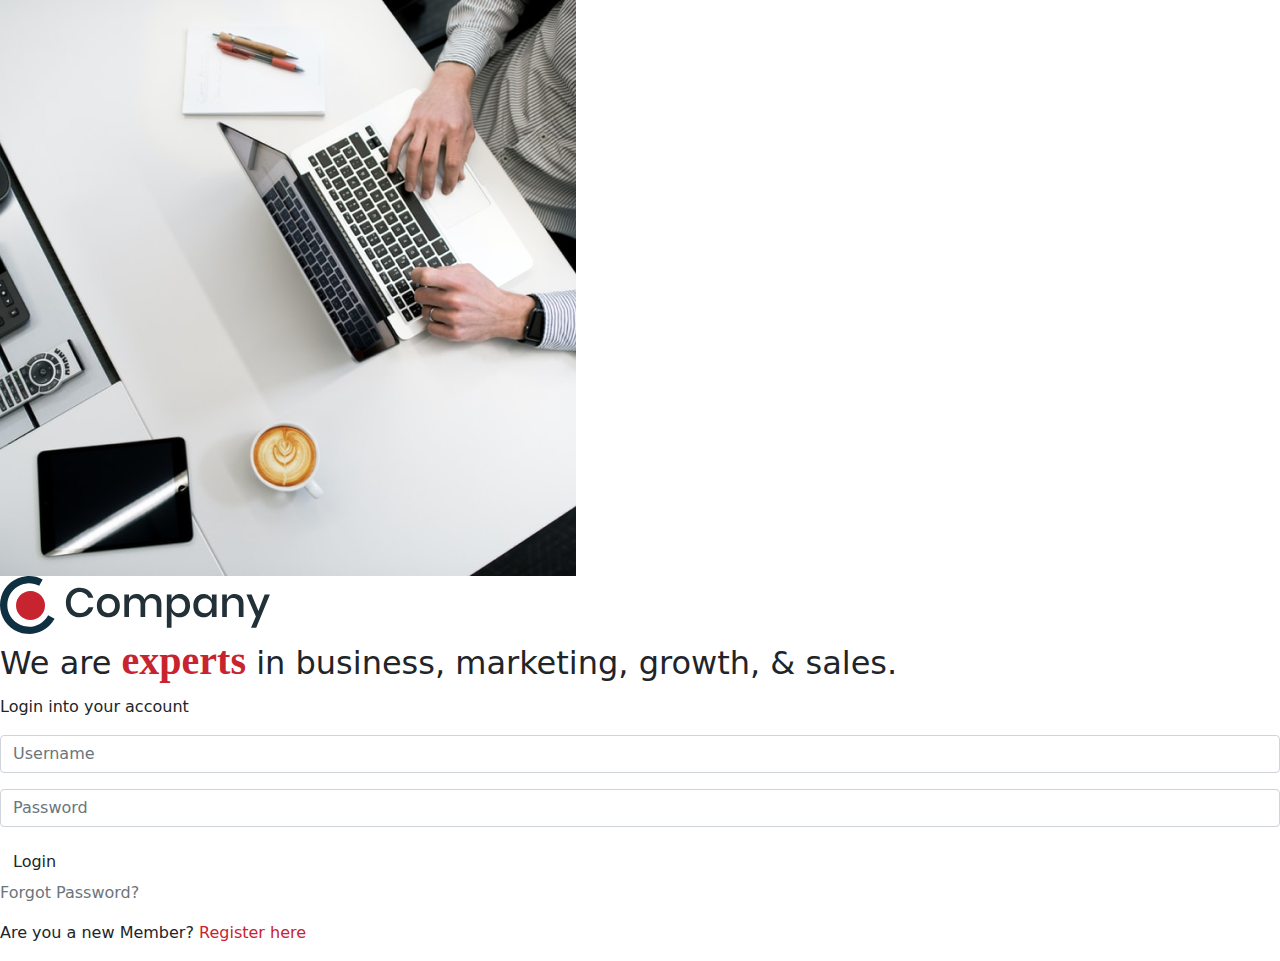
<file: HTML Training Assignment/index.html>
<!DOCTYPE html>
<html lang="en">

<head>
    <meta charset="UTF-8">
    <meta name="viewport" content="width=device-width, initial-scale=1.0">
    <title>Login Page</title>
    <link rel="stylesheet" href="css\style.css">
    <link rel="stylesheet" href="css\bootstrap.min.css">
</head>

<body>
    <div class="login-container">
        <div class="login-box">
            <div class="image-section">
                <img src="images\hero-image.png" alt="Working Guy Image" id="hero-image">
            </div>
            <div class="form-section">
                <img src="images/logo.svg" alt="Company Logo" id="loginPageCompanyLogo">
                <h2 class="heading">We are <span
                        style="color: #C8242F; font: normal normal 900 40px/53px Roboto;">experts</span> in business,
                    marketing, growth, & sales.</h2>
                <p id="subHeading">Login into your account</p>
                <form class="input-section">
                    <div class="mb-3">
                        <input type="text" class="form-control" placeholder="Username" required>
                    </div>
                    <div class="mb-3">
                        <input type="password" class="form-control" placeholder="Password" required>
                    </div>
                    <div class="lastPartOfInputSection">
                        <button type="submit" class="btn">Login</button>
                        <p class="text-muted" style="color:#ADADAD; font: 15px/20px;">Forgot Password?</a>
                    </div>
                </form>
                <p>Are you a new Member? <span style="color: #C8242F;font-weight: 500;">Register here</span></p>
            </div>
        </div>

    </div>
</body>

</html>
</file>
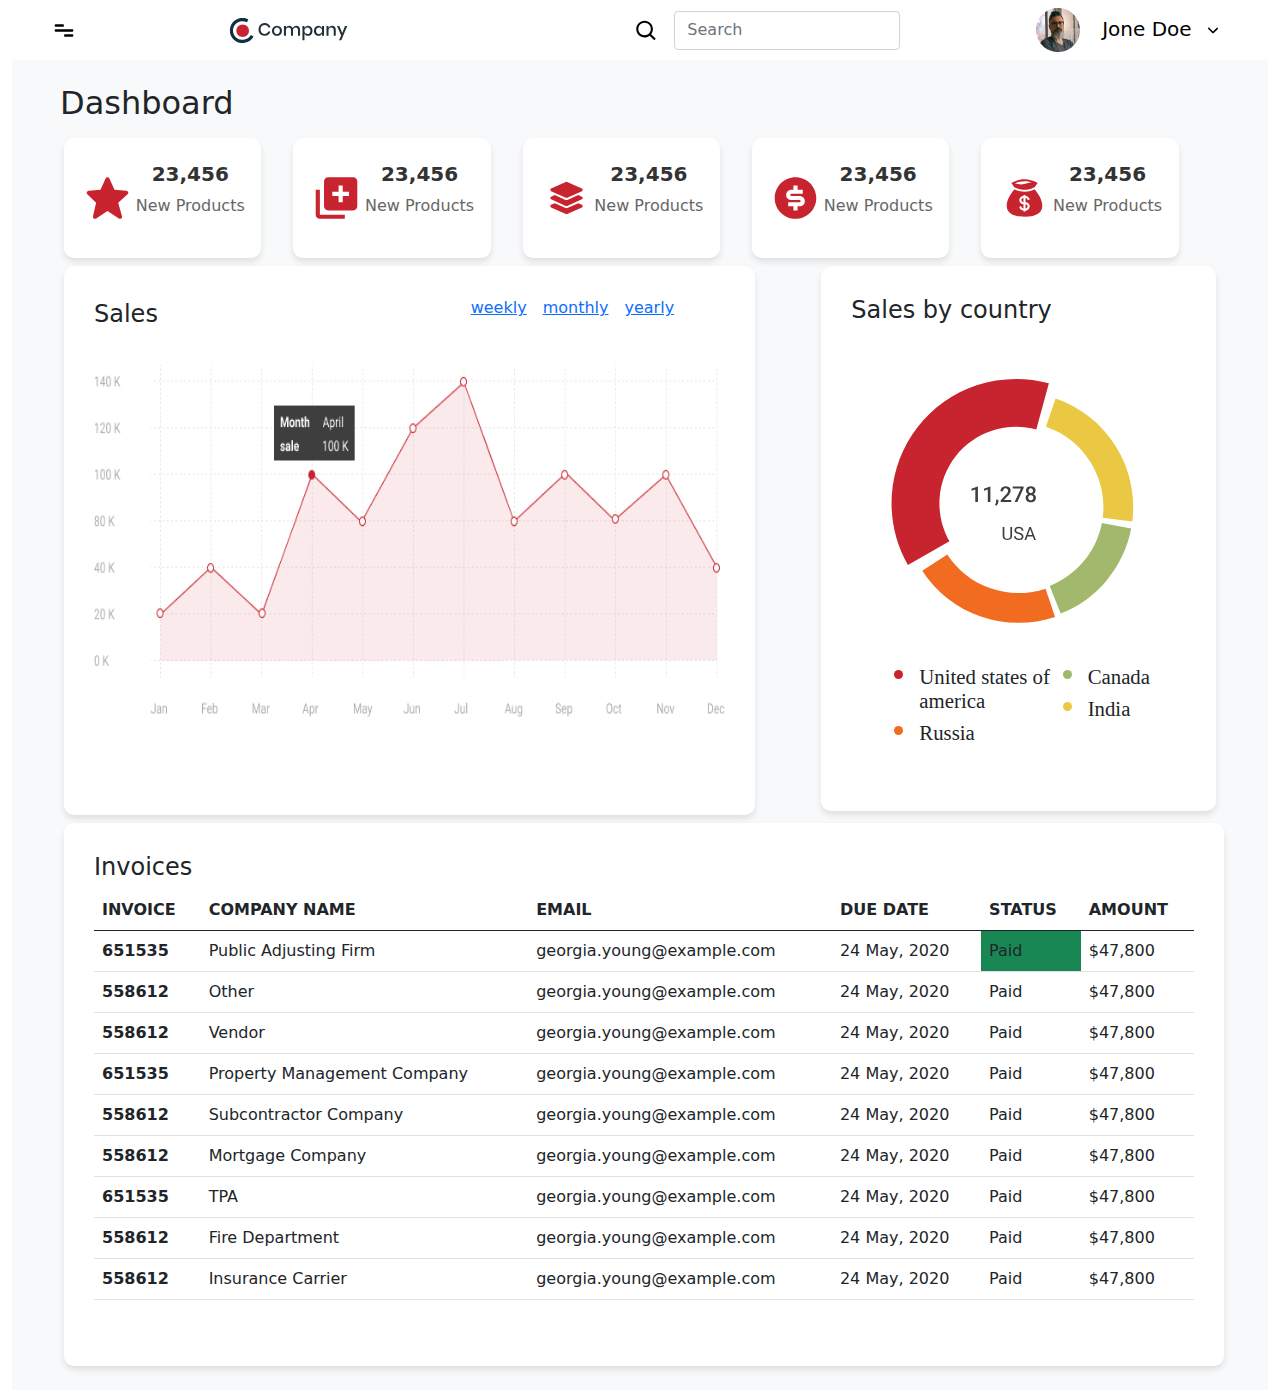
<file: HTML Training Assignment/sample1.html>
<!DOCTYPE html>
<html lang="en">

<head>
  <meta charset="UTF-8" />
  <meta name="viewport" content="width=device-width, initial-scale=1.0" />
  <title>Document</title>
  <link rel="stylesheet" href="css/bootstrap.min.css" />
  <link rel="stylesheet" href="css/style.css" />
  <script src="js/bootstrap.bundle.min.js"></script>
</head>

<body>
  <div class="container-fluid">
    <div class="row flex-nowrap">
      <!-- Sidebar -->
      <div class="offcanvas offcanvas-start col-auto col-md-3 col-xl-2 px-sm-2 d-sm-block " tabindex="-1" id="offcanvasExample" aria-labelledby="offcanvasExampleLabel">
        <div class="d-flex flex-column align-items-center align-items-sm-start px-3 pt-2 text-white min-vh-100">
          <ul class="nav nav-pills flex-column mb-sm-auto mb-0 align-items-center align-items-sm-start" id="menu">
            <li class="d-flex nav-item py-3">
              <button type="button" class="btn-close" data-bs-dismiss="offcanvas" aria-label="Close"></button>
            </li>
            <li class="nav-item">
              <a href="#" class="nav-link align-middle px-0">
                <img src="images/dashboard-default.svg" alt="Menu bar" width="48" height="25"
                  class="d-inline-block align-text-top" />
                <span class="ms-1 d-none d-md-inline">Dashboard</span>
              </a>
            </li>
            <li>
              <a href="#" class="nav-link px-0 align-middle">
                <img src="images/graph-default.svg" alt="Menu bar" width="48" height="25"
                  class="d-inline-block align-text-top" />
                <span class="ms-1 d-none d-md-inline">Analysis</span></a>
            </li>
            <li>
              <a href="#" class="nav-link px-0 align-middle">
                <img src="images/inbox-default.svg" alt="Menu bar" width="48" height="25"
                  class="d-inline-block align-text-top" />
                <span class="ms-1 d-none d-md-inline">Inbox</span></a>
            </li>
            <li>
              <a href="#" class="nav-link px-0 align-middle">
                <img src="images/clock-default.svg" alt="Menu bar" width="48" height="25"
                  class="d-inline-block align-text-top" />
                <span class="ms-1 d-none d-md-inline">History</span></a>
            </li>
            <li>
              <a href="#" class="nav-link px-0 align-middle">
                <img src="images/user-default.svg" alt="Menu bar" width="48" height="25"
                  class="d-inline-block align-text-top" />
                <span class="ms-1 d-none d-md-inline">Users</span>
              </a>
            </li>
            <li>
              <a href="#" class="nav-link px-0 align-middle">
                <img src="images/maintenance-default.svg" alt="Menu bar" width="48" height="25"
                  class="d-inline-block align-text-top" />
                <span class="ms-1 d-none d-md-inline">Maintainance</span>
              </a>
            </li>
            <li>
              <a href="#" class="nav-link px-0 align-middle">
                <img src="images/setting-default.svg" alt="Menu bar" width="48" height="25"
                  class="d-inline-block align-text-top" />
                <span class="ms-1 d-none d-md-inline">Settigs</span>
              </a>
            </li>
          </ul>
        </div>
      </div>
      <!-- Rest Of area -->
      <div class="col" id="bodyContent">
        <!-- Navgation Area -->
        <nav class="navbar navbar-expand-lg bg-body-tertiary" id="navbar">
          <div class="container-fluid">
            <button type="button" class="btn" data-bs-toggle="offcanvas" data-bs-target="#offcanvasExample" aria-expanded="false" aria-controls="offcanvasExample">
              <img src="images/menu-bar.svg" alt="Menu bar" width="30" height="25" class="d-inline-block" />
            </button>
            <a href="/" class="ms-1 d-none d-md-inline">
              <img src="images/header-logo.svg" alt="Menu bar" width="148" height="25" class="d-inline-block" />
            </a>
            <a class="navbar-brand" href="#">
              <img src="images/mobile-header-logo.svg" alt="Logo" width="30" height="30" class="d-sm-none" />
            </a>
            <form class="d-flex" role="search">
              <button class="btn" type="submit">
                <img src="images/search-icon.svg" alt="Menu bar" width="30" height="25" class="d-inline-block" />
              </button>
              <input class="form-control d-none d-lg-inline" type="search" placeholder="Search" aria-label="Search" />
            </form>
            <div id="rightSideOfNavbar">
              <a class="navbar-brand" href="#">
                <img src="images/notification-icon.svg" alt="Menu bar" width="30" height="25"
                  class="d-inline-block d-none d-sm" />
              </a>
              <a class="navbar-brand" href="#">
                <img src="images/profile.png" alt="Menu bar" width="44" height="44" class="d-inline-block" />
              </a>
              <a class="navbar-brand" href="#">
                <span class="d-none d-md-inline" style="color: #000000; font: 20px/33px">Jone Doe</span>
                <img src="images/downward-arrow.svg" alt="Menu bar" width="30" height="20"
                  class="d-inline-block d-sm-inline d-none" />
              </a>
            </div>
          </div>
        </nav>
        <!-- Main Content -->
        <div class="p-4 bg-light" id="main-content">
          <div class="container-fluid ">
            <h2>Dashboard</h2>
            <!-- statistics-Cards -->
            <div class="" id="statistics">
              <div class="row" id="dashboard-card">
                <div class="card col-xl-2 col-lg-3 col-md-5 col-sm-11 col-12 mt-2 mx-3 px-3 py-4">
                  <div class="col-md-4">
                    <img src="images/star.svg" alt="dashboard-default" width="50" height="50" class="card-img" />
                  </div>
                  <div class="col-8 text-content">
                    <h5>23,456</h5>
                    <p>New Products</p>
                  </div>
                </div>
                <div class="card col-xl-2 col-lg-3 col-md-5 col-sm-11 col-12 mt-2 mx-3 px-3 py-4">
                  <div class="col-md-4">
                    <img src="images/new-product.svg" alt="dashboard-default" width="50" height="50" class="card-img" />
                  </div>
                  <div class="col-8 text-content">
                    <h5>23,456</h5>
                    <p>New Products</p>
                  </div>
                </div>
                <div class="card col-xl-2 col-lg-3 col-md-5 col-sm-11 col-12 mt-2 mx-3 px-3 py-4">
                  <div class="col-md-4">
                    <img src="images/total-product.svg" alt="dashboard-default" class="card-img" width="50" height="50" />
                  </div>
                  <div class="col-8 text-content">
                    <h5>23,456</h5>
                    <p>New Products</p>
                  </div>
                </div>
                <div class="card col-xl-2 col-lg-3 col-md-5 col-sm-11 col-12 mt-2 mx-3 px-3 py-4">
                  <div class="col-md-4">
                    <img src="images/dollar-filled.svg" alt="dashboard-default" width="50" height="50" class="card-img" />
                  </div>
                  <div class="col-8 text-content">
                    <h5>23,456</h5>
                    <p>New Products</p>
                  </div>
                </div>
                <div class="card col-xl-2 col-lg-3 col-md-11 col-sm-11 col-12 mt-2 mx-3 px-3 py-4">
                  <div class="col-4">
                    <img src="images/money-bag.svg" alt="dashboard-default" class="card-img" width="50" height="50" />
                  </div>
                  <div class="col-8 text-content">
                    <h5>23,456</h5>
                    <p>New Products</p>
                  </div>
                </div>
              </div>
            </div>
            <!-- Graphs -->
            <div class="row justify-content-between" id="graphs">
              <div class="col-sm-12 col-md-7 col-12 ms-3 mt-2 " id="linear-graph">
                <div class="row d-flex">
                  <div class="col-md-4 col-sm-11 col-12 me-1 my-1">
                    <h4>Sales</h4>
                  </div>
                  <div class="col-md-7 col-sm-11 col-12 d-flex justify-content-end">
  
                    <a href="#" class="ms-3">weekly</a>
                    <a href="#" class="ms-3">monthly</a>
                    <a href="#" class="ms-3">yearly</a>
                  </div>
                </div>
                <div class="row h-75 mt-4">
                  <img src="images/data-graph.png" alt="data-graph" width="100%">
                </div>
              </div>
              <div class="col-sm-12 col-md-4 col-12 ms-1 mt-2 mx-3 my-1 " id="pie-chart">
                <div class="row">
                  <h4>Sales by country </h4>
                </div>
                <div class="row mt-4">
                  <img src="images/pie-chart.svg" alt="pie-chart" width="500" height="300">
                  <div class="d-flex px-5 justify-content-between">
                    <ul>
                      <li id="USA">United states of america</li>
                      <li id="RUS">Russia</li>
                    </ul>
                    <ul>
                      <li id="CAN">Canada</li>
                      <li id="IND">India</li>
                    </ul>
                  </div>
                </div>
              </div>
            </div>
            <!-- Invoice Table -->
            <div class="container-fluid ms-1 mt-2 mx-3" id="invoice-table">
              <h4>Invoices</h4>
              <div class="table-responsive">
                <table class="table" >
                  <thead>
                    <tr>
                      <th scope="col">INVOICE</th>
                      <th scope="col">COMPANY NAME</th>
                      <th scope="col">EMAIL</th>
                      <th scope="col">DUE DATE</th>
                      <th scope="col">STATUS</th>
                      <th scope="col">AMOUNT</th>
                    </tr>
                  </thead>
                  <tbody>
                    <tr>
                      <th scope="row">651535</th>
                      <td>Public Adjusting Firm</td>
                      <td>georgia.young@example.com</td>
                      <td>24 May, 2020</td>
                      <td class="badge-success bg-success">Paid</td>
                      <td>$47,800</td>
                    </tr>
                    <tr>
                      <th scope="row">558612</th>
                      <td>Other</td>
                      <td>georgia.young@example.com</td>
                      <td>24 May, 2020</td>
                      <td>Paid</td>
                      <td>$47,800</td>
                    </tr>
                    <tr>
                      <th scope="row">558612</th>
                      <td>Vendor</td>
                      <td>georgia.young@example.com</td>
                      <td>24 May, 2020</td>
                      <td>Paid</td>
                      <td>$47,800</td>
                    </tr>
                    <tr>
                      <th scope="row">651535</th>
                      <td>Property Management Company</td>
                      <td>georgia.young@example.com</td>
                      <td>24 May, 2020</td>
                      <td>Paid</td>
                      <td>$47,800</td>
                    </tr>
                    <tr>
                      <th scope="row">558612</th>
                      <td>Subcontractor Company</td>
                      <td>georgia.young@example.com</td>
                      <td>24 May, 2020</td>
                      <td>Paid</td>
                      <td>$47,800</td>
                    </tr>
                    <tr>
                      <th scope="row">558612</th>
                      <td>Mortgage Company</td>
                      <td>georgia.young@example.com</td>
                      <td>24 May, 2020</td>
                      <td>Paid</td>
                      <td>$47,800</td>
                    </tr>
                    <tr>
                      <th scope="row">651535</th>
                      <td>TPA</td>
                      <td>georgia.young@example.com</td>
                      <td>24 May, 2020</td>
                      <td>Paid</td>
                      <td>$47,800</td>
                    </tr>
                    <tr>
                      <th scope="row">558612</th>
                      <td>Fire Department</td>
                      <td>georgia.young@example.com</td>
                      <td>24 May, 2020</td>
                      <td>Paid</td>
                      <td>$47,800</td>
                    </tr>
                    <tr>
                      <th scope="row">558612</th>
                      <td>Insurance Carrier</td>
                      <td>georgia.young@example.com</td>
                      <td>24 May, 2020</td>
                      <td>Paid</td>
                      <td>$47,800</td>
                    </tr>
                  </tbody>
                </table>
              </div>
              
            </div>
          </div>
        </div>
        
      </div>
    </div>
  </div>
</body>

</html>
</file>
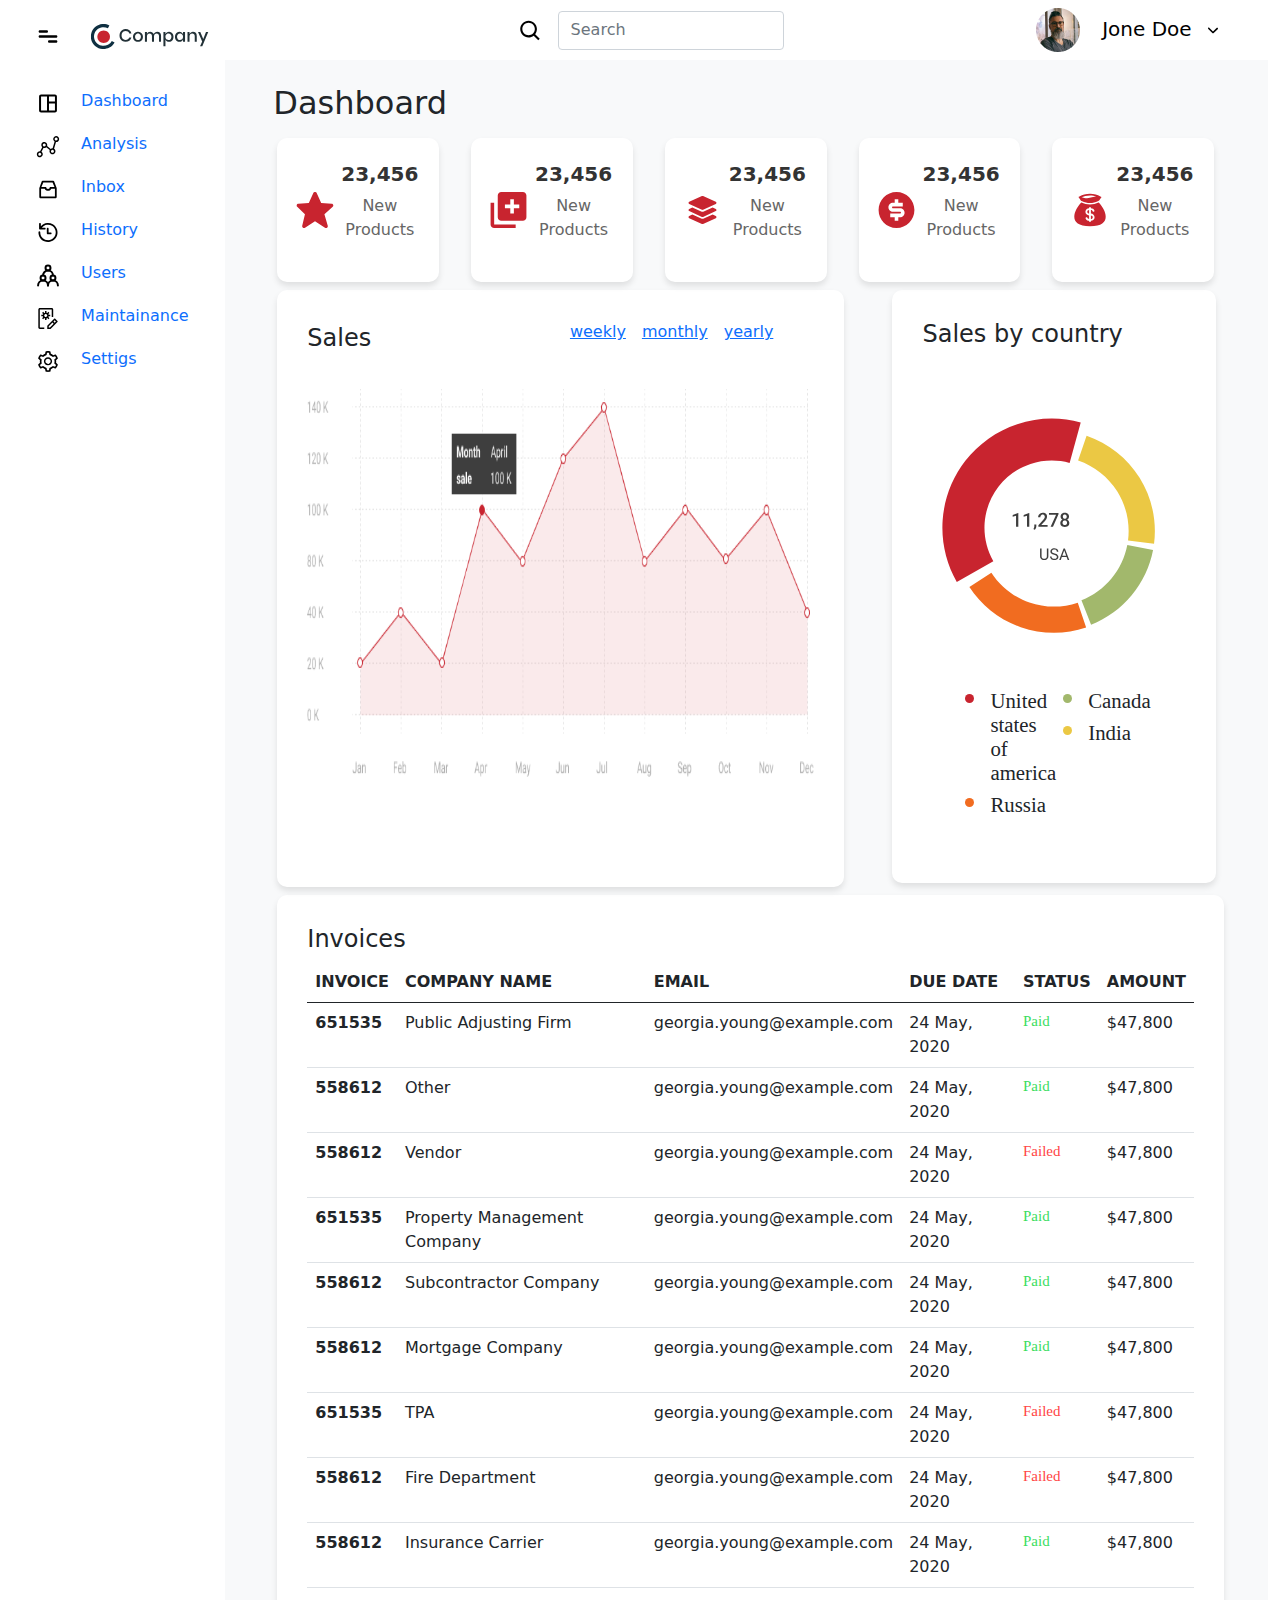
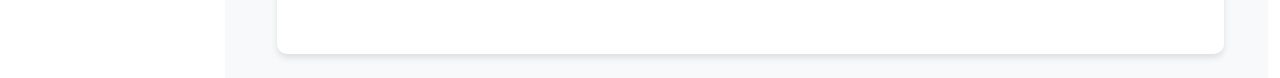
<file: HTML Training Assignment/temp.html>
<!DOCTYPE html>
<html lang="en">

<head>
  <meta charset="UTF-8" />
  <meta name="viewport" content="width=device-width, initial-scale=1.0" />
  <title>Document</title>
  <link rel="stylesheet" href="css/bootstrap.min.css" />
  <link rel="stylesheet" href="css/style.css" />
  <script src="js/bootstrap.bundle.min.js"></script>
</head>

<body>
  <div class="container-fluid">
    <div class="row flex-nowrap">
      <!-- Sidebar -->
      <div class="col-auto col-md-3 col-xl-2 px-sm-2"  id="sidebar">
        <div class="d-flex flex-column align-items-center align-items-sm-start px-3 pt-2 text-white min-vh-100">
          <ul class="nav nav-pills flex-column mb-sm-auto mb-0 align-items-center align-items-sm-start" id="menu">
            <li class="d-flex nav-item py-3">
              <a href="/" class="d-flex align-items-center pb-3">
                <img src="images/menu-bar.svg" alt="Menu bar" width="48" height="25" class="d-inline-block" />
              </a>
              <a href="/" class="ms-1 d-none d-sm-inline">
                <img src="images/header-logo.svg" alt="Menu bar" width="148" height="25" class="d-inline-block" />
              </a>
            </li>

            <li class="nav-item">
              <a href="#" class="nav-link align-middle px-0">
                <img src="images/dashboard-default.svg" alt="Menu bar" width="48" height="25"
                  class="d-inline-block align-text-top" />
                <span class="ms-1 d-none d-sm-inline">Dashboard</span>
              </a>
            </li>
            <li>
              <a href="#" class="nav-link px-0 align-middle">
                <img src="images/graph-default.svg" alt="Menu bar" width="48" height="25"
                  class="d-inline-block align-text-top" />
                <span class="ms-1 d-none d-sm-inline">Analysis</span></a>
            </li>
            <li>
              <a href="#" class="nav-link px-0 align-middle">
                <img src="images/inbox-default.svg" alt="Menu bar" width="48" height="25"
                  class="d-inline-block align-text-top" />
                <span class="ms-1 d-none d-sm-inline">Inbox</span></a>
            </li>
            <li>
              <a href="#" class="nav-link px-0 align-middle">
                <img src="images/clock-default.svg" alt="Menu bar" width="48" height="25"
                  class="d-inline-block align-text-top" />
                <span class="ms-1 d-none d-sm-inline">History</span></a>
            </li>
            <li>
              <a href="#" class="nav-link px-0 align-middle">
                <img src="images/user-default.svg" alt="Menu bar" width="48" height="25"
                  class="d-inline-block align-text-top" />
                <span class="ms-1 d-none d-sm-inline">Users</span>
              </a>
            </li>
            <li>
              <a href="#" class="nav-link px-0 align-middle">
                <img src="images/maintenance-default.svg" alt="Menu bar" width="48" height="25"
                  class="d-inline-block align-text-top" />
                <span class="ms-1 d-none d-sm-inline">Maintainance</span>
              </a>
            </li>
            <li>
              <a href="#" class="nav-link px-0 align-middle">
                <img src="images/setting-default.svg" alt="Menu bar" width="48" height="25"
                  class="d-inline-block align-text-top" />
                <span class="ms-1 d-none d-sm-inline">Settigs</span>
              </a>
            </li>
          </ul>
        </div>
      </div>
      <!-- Body -->
      <div class="col" id="bodyContent">
        <nav class="navbar navbar-expand-lg bg-body-tertiary" id="navbar">
          <div class="container-fluid">
            <a class="navbar-brand" href="#">
              <img src="images/mobile-header-logo.svg" alt="Logo" width="30" height="30" class="d-sm-none" />
            </a>
            <form class="d-flex" role="search">
              <button class="btn" type="submit">
                <img src="images/search-icon.svg" alt="Menu bar" width="30" height="25" class="d-inline-block" />
              </button>
              <input class="form-control d-none d-lg-inline" type="search" placeholder="Search" aria-label="Search" />
            </form>
            <div id="rightSideOfNavbar">
              <a class="navbar-brand" href="#">
                <img src="images/notification-icon.svg" alt="Menu bar" width="30" height="25"
                  class="d-inline-block d-none d-sm" />
              </a>
              <a class="navbar-brand" href="#">
                <img src="images/profile.png" alt="Menu bar" width="44" height="44" class="d-inline-block" />
              </a>
              <a class="navbar-brand" href="#">
                <span class="d-none d-md-inline" style="color: #000000; font: 20px/33px">Jone Doe</span>
                <img src="images/downward-arrow.svg" alt="Menu bar" width="30" height="20"
                  class="d-inline-block d-sm-inline d-none" />
              </a>
            </div>
          </div>
        </nav>
        <div class="p-4 bg-light" id="main-content">
          <div class="container-fluid ">
            <h2>Dashboard</h2>
            <!-- statistics-Cards -->
            <div class="" id="statistics">
              <div class="row" id="dashboard-card">
                <div class="card col-xl-2 col-lg-3 col-md-5 col-sm-11 col-12 mt-2 mx-3 px-3 py-4">
                  <div class="col-md-4">
                    <img src="images/star.svg" alt="dashboard-default" width="50" height="50" class="card-img" />
                  </div>
                  <div class="col-8 text-content">
                    <h5>23,456</h5>
                    <p>New Products</p>
                  </div>
                </div>
                <div class="card col-xl-2 col-lg-3 col-md-5 col-sm-11 col-12 mt-2 mx-3 px-3 py-4">
                  <div class="col-md-4">
                    <img src="images/new-product.svg" alt="dashboard-default" width="50" height="50" class="card-img" />
                  </div>
                  <div class="col-8 text-content">
                    <h5>23,456</h5>
                    <p>New Products</p>
                  </div>
                </div>
                <div class="card col-xl-2 col-lg-3 col-md-5 col-sm-11 col-12 mt-2 mx-3 px-3 py-4">
                  <div class="col-md-4">
                    <img src="images/total-product.svg" alt="dashboard-default" class="card-img" width="50" height="50" />
                  </div>
                  <div class="col-8 text-content">
                    <h5>23,456</h5>
                    <p>New Products</p>
                  </div>
                </div>
                <div class="card col-xl-2 col-lg-3 col-md-5 col-sm-11 col-12 mt-2 mx-3 px-3 py-4">
                  <div class="col-md-4">
                    <img src="images/dollar-filled.svg" alt="dashboard-default" width="50" height="50" class="card-img" />
                  </div>
                  <div class="col-8 text-content">
                    <h5>23,456</h5>
                    <p>New Products</p>
                  </div>
                </div>
                <div class="card col-xl-2 col-lg-3 col-md-11 col-sm-11 col-12 mt-2 mx-3 px-3 py-4">
                  <div class="col-4">
                    <img src="images/money-bag.svg" alt="dashboard-default" class="card-img" width="50" height="50" />
                  </div>
                  <div class="col-8 text-content">
                    <h5>23,456</h5>
                    <p>New Products</p>
                  </div>
                </div>
              </div>
            </div>
            <!-- Graphs -->
            <div class="row justify-content-between" id="graphs">
              <div class="col-sm-12 col-md-7 col-12 ms-3 mt-2 " id="linear-graph">
                <div class="row d-flex">
                  <div class="col-md-4 col-sm-11 col-12 me-1 my-1">
                    <h4>Sales</h4>
                  </div>
                  <div class="col-md-7 col-sm-11 col-12 d-flex justify-content-end">
  
                    <a href="#" class="ms-3">weekly</a>
                    <a href="#" class="ms-3">monthly</a>
                    <a href="#" class="ms-3">yearly</a>
                  </div>
                </div>
                <div class="row h-75 mt-4">
                  <img src="images/data-graph.png" alt="data-graph" width="100%">
                </div>
              </div>
              <div class="col-sm-12 col-md-4 col-12 ms-1 mt-2 mx-3 my-1 " id="pie-chart">
                <div class="row">
                  <h4>Sales by country </h4>
                </div>
                <div class="row mt-4">
                  <img src="images/pie-chart.svg" alt="pie-chart" width="500" height="300">
                  <div class="d-flex px-5 justify-content-between">
                    <ul>
                      <li id="USA">United states of america</li>
                      <li id="RUS">Russia</li>
                    </ul>
                    <ul>
                      <li id="CAN">Canada</li>
                      <li id="IND">India</li>
                    </ul>
                  </div>
                </div>
              </div>
            </div>
            <!-- Invoice Table -->
            <div class="container-fluid ms-1 mt-2 mx-3" id="invoice-table">
              <h4>Invoices</h4>
              <div class="table-responsive">
                <table class="table" >
                  <thead>
                    <tr>
                      <th scope="col">INVOICE</th>
                      <th scope="col">COMPANY NAME</th>
                      <th scope="col">EMAIL</th>
                      <th scope="col">DUE DATE</th>
                      <th scope="col">STATUS</th>
                      <th scope="col">AMOUNT</th>
                    </tr>
                  </thead>
                  <tbody>
                    <tr>
                      <th scope="row">651535</th>
                      <td>Public Adjusting Firm</td>
                      <td>georgia.young@example.com</td>
                      <td>24 May, 2020</td>
                      <td class="paidStatus">Paid</td>
                      <td>$47,800</td>
                    </tr>
                    <tr>
                      <th scope="row">558612</th>
                      <td>Other</td>
                      <td>georgia.young@example.com</td>
                      <td>24 May, 2020</td>
                      <td class="paidStatus">Paid</td>
                      <td>$47,800</td>
                    </tr>
                    <tr>
                      <th scope="row">558612</th>
                      <td>Vendor</td>
                      <td>georgia.young@example.com</td>
                      <td>24 May, 2020</td>
                      <td class="failedStatus">Failed</td>
                      <td>$47,800</td>
                    </tr>
                    <tr>
                      <th scope="row">651535</th>
                      <td>Property Management Company</td>
                      <td>georgia.young@example.com</td>
                      <td>24 May, 2020</td>
                      <td class="paidStatus">Paid</td>
                      <td>$47,800</td>
                    </tr>
                    <tr>
                      <th scope="row">558612</th>
                      <td>Subcontractor Company</td>
                      <td>georgia.young@example.com</td>
                      <td>24 May, 2020</td>
                      <td class="paidStatus">Paid</td>
                      <td>$47,800</td>
                    </tr>
                    <tr>
                      <th scope="row">558612</th>
                      <td>Mortgage Company</td>
                      <td>georgia.young@example.com</td>
                      <td>24 May, 2020</td>
                      <td class="paidStatus">Paid</td>
                      <td>$47,800</td>
                    </tr>
                    <tr>
                      <th scope="row">651535</th>
                      <td>TPA</td>
                      <td>georgia.young@example.com</td>
                      <td>24 May, 2020</td>
                      <td class="failedStatus">Failed</td>
                      <td>$47,800</td>
                    </tr>
                    <tr>
                      <th scope="row">558612</th>
                      <td>Fire Department</td>
                      <td>georgia.young@example.com</td>
                      <td>24 May, 2020</td>
                      <td class="failedStatus">Failed</td>
                      <td>$47,800</td>
                    </tr>
                    <tr>
                      <th scope="row">558612</th>
                      <td>Insurance Carrier</td>
                      <td>georgia.young@example.com</td>
                      <td>24 May, 2020</td>
                      <td class="paidStatus">Paid</td>
                      <td>$47,800</td>
                    </tr>
                  </tbody>
                </table>
              </div>
              
            </div>
          </div>
        </div>
        
      </div>
    </div>
  </div>
</body>

</html>
</file>
<file: HTML Training Assignment/css/style.css>
.card {
    background-color: #fff;
    border: none;
    display: flex;
    flex-direction: row;
    justify-content: center;
    align-items: center;
    border-radius: 10px;
    box-shadow: 0 4px 6px rgba(0, 0, 0, 0.1);
    text-align: center;
    padding: 50px;
    color: #333;
}

.card .icon {
    font-size: 2rem;
    color: #e74c3c;
}

.card h5 {
    /* margin: 10px 0 5px; */   
    font-weight: bold;
}

.card .text-content p {
    font: 0.5rem;
    color: #666;
}


#linear-graph{
    background-color: #fff;
    border: none;
    border-radius: 10px;
    padding: 30px 30px 50px 30px;
    box-shadow: 0 4px 6px rgba(0, 0, 0, 0.1);
}
#pie-chart{
    background-color: #fff;
    border: none;
    border-radius: 10px;
    padding: 30px 30px 50px 30px;
    box-shadow: 0 4px 6px rgba(0, 0, 0, 0.1);
}
#invoice-table{
    background-color: #fff;
    border: none;
    border-radius: 10px;
    padding: 30px 30px 50px 30px;
    box-shadow: 0 4px 6px rgba(0, 0, 0, 0.1);
}
#pie-chart li{
    font: 1.3rem Roboto;
}
#USA::marker{
    font-size: 30px;
    color: #C8242F;
}
#RUS::marker{
    font-size: 30px;
    color: #F16C20;
}
#CAN::marker{
    font-size: 30px;
    color: #A2B86C;
}
#IND::marker{
    font-size: 30px;
    color: #EBC844;
}

.paidStatus{
font: normal normal normal 15px/20px Roboto;
color: #3CDD5F;
background-color: #000000 ;
border-radius: 5px;
}
.failedStatus{
font: normal normal normal 15px/20px Roboto;
color: #FF4545;
background: #b40000 ;
border-radius: 5px;
}
</file>
